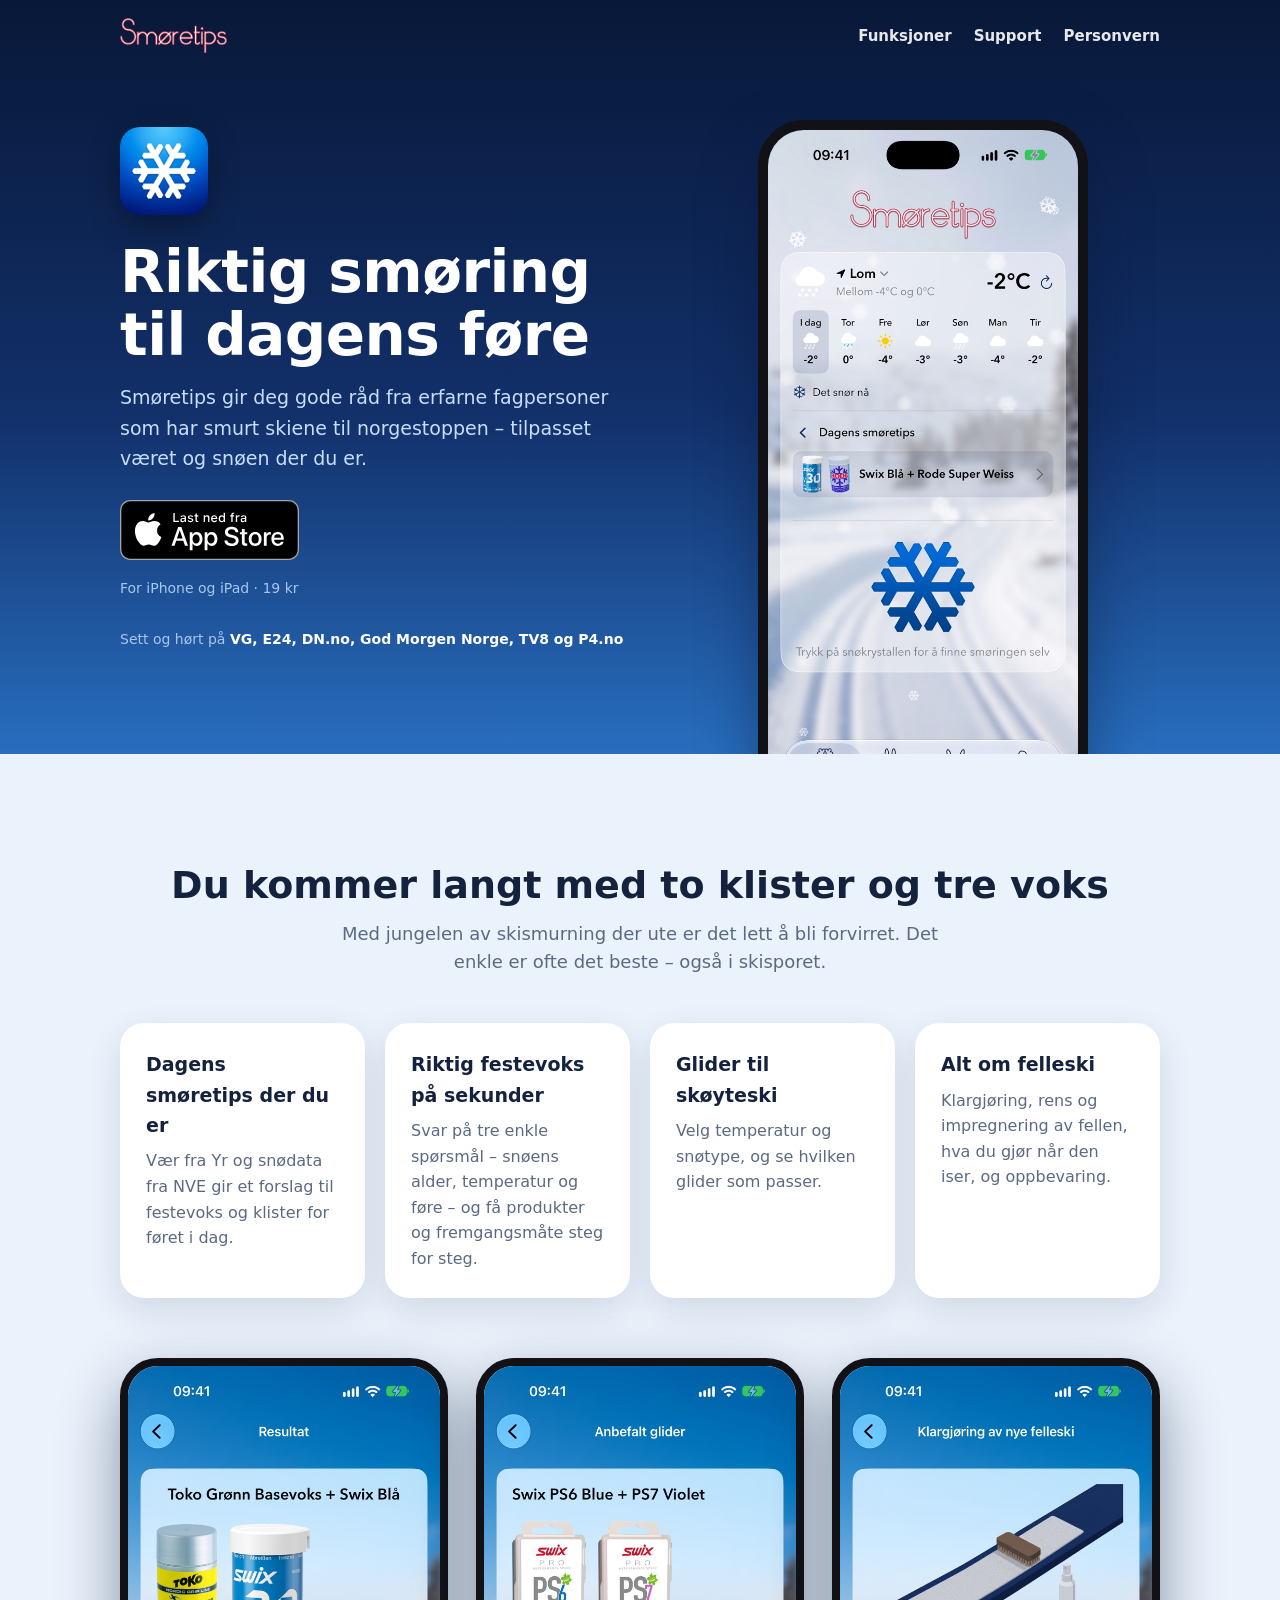
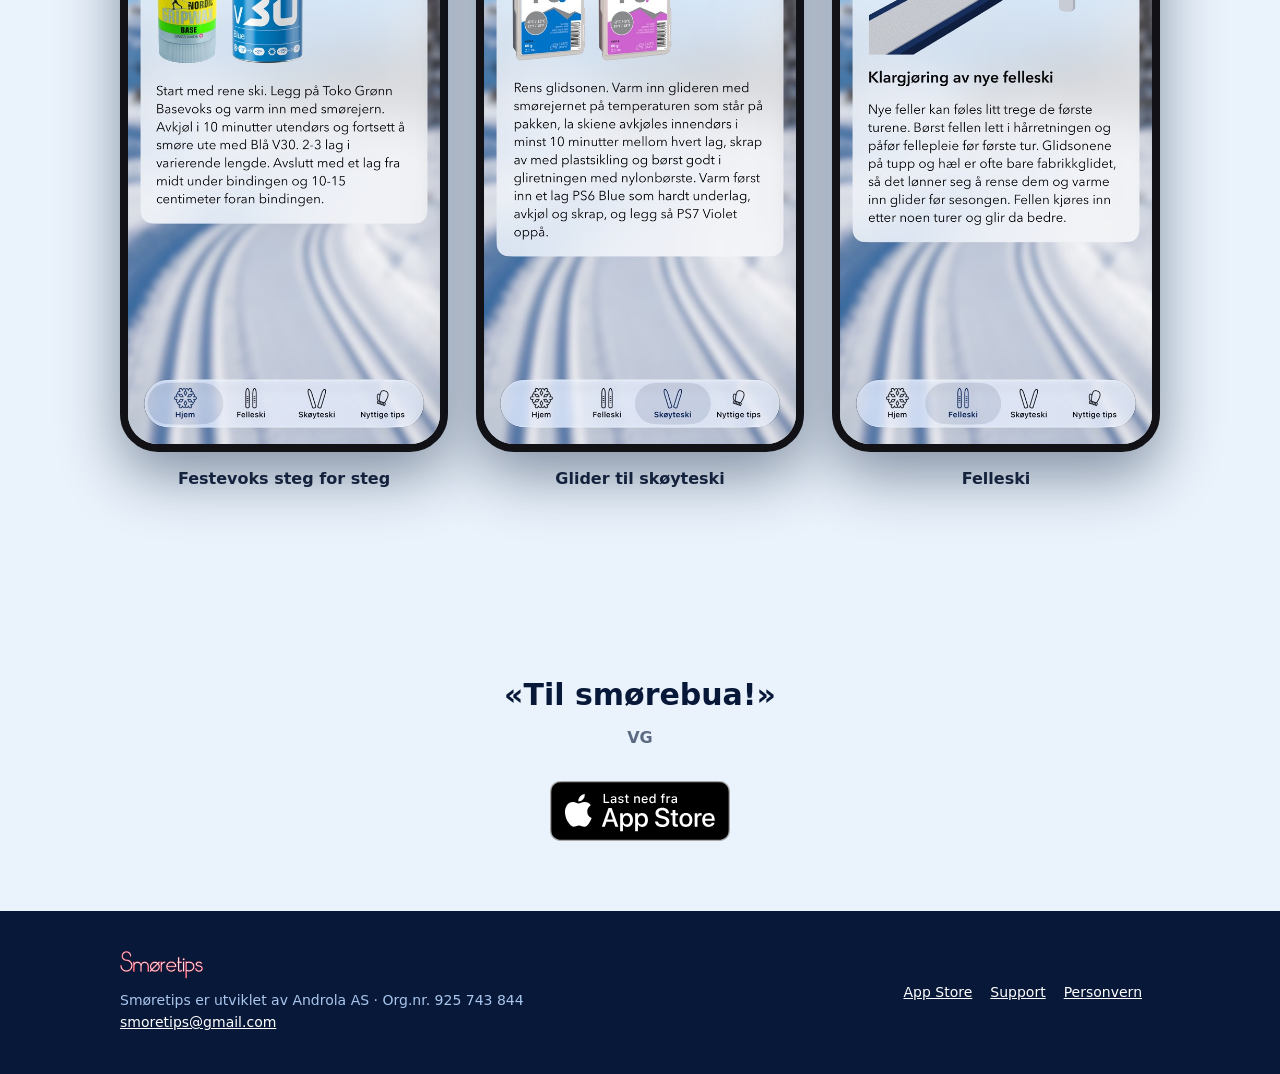
<file: index.html>
<!doctype html>
<html lang="nb">
<head>
  <meta charset="utf-8">
  <meta name="viewport" content="width=device-width, initial-scale=1">
  <title>Smøretips – riktig smøring til dagens føre</title>
  <meta name="description" content="Smøretips gir deg riktig festevoks, klister og glider til dagens føre, basert på vær fra Yr og snødata fra NVE der du er. For iPhone og iPad.">
  <meta name="theme-color" content="#081838">
  <meta property="og:title" content="Smøretips – riktig smøring til dagens føre">
  <meta property="og:description" content="Dagens smøretips der du er. Svar på tre spørsmål og få riktig festevoks på sekunder.">
  <meta property="og:image" content="https://smoretips.no/assets/img/icon.png">
  <meta property="og:url" content="https://smoretips.no/">
  <meta name="apple-itunes-app" content="app-id=6821445425">
  <link rel="icon" type="image/png" href="assets/img/favicon.png">
  <link rel="apple-touch-icon" href="assets/img/apple-touch-icon.png">
  <link rel="stylesheet" href="assets/style.css">
</head>
<body>
  <header class="top">
    <div class="wrap">
      <a class="logo" href="/" aria-label="Smøretips"><img src="assets/img/logo.png" alt="Smøretips"></a>
      <nav><a href="#funksjoner">Funksjoner</a><a href="support.html">Support</a><a href="personvern.html">Personvern</a></nav>
    </div>
  </header>

  <main>
    <section class="hero">
      <div class="wrap">
        <div class="text">
          <img class="icon" src="assets/img/icon.png" alt="">
          <h1>Riktig smøring til dagens føre</h1>
          <p class="lead">Smøretips gir deg gode råd fra erfarne fagpersoner som har smurt skiene til norgestoppen – tilpasset været og snøen der du er.</p>
          <a class="store" href="https://apps.apple.com/no/app/sm%C3%B8retips/id6821445425"><img src="assets/img/app-store-badge.svg" alt="Last ned fra App Store" width="180" height="60"></a>
          <p class="devices">For iPhone og iPad · 19 kr</p>
          <p class="press">Sett og hørt på <strong>VG, E24, DN.no, God Morgen Norge, TV8 og P4.no</strong></p>
        </div>
        <img class="phone" src="assets/img/shot-home.jpg" alt="Smøretips viser dagens smøretips med vær og snøforhold">
      </div>
    </section>

    <section id="funksjoner">
      <div class="wrap">
        <h2>Du kommer langt med to klister og tre voks</h2>
        <p class="intro">Med jungelen av skismurning der ute er det lett å bli forvirret. Det enkle er ofte det beste – også i skisporet.</p>
        <div class="features">
          <div class="feature"><h3>Dagens smøretips der du er</h3><p>Vær fra Yr og snødata fra NVE gir et forslag til festevoks og klister for føret i dag.</p></div>
          <div class="feature"><h3>Riktig festevoks på sekunder</h3><p>Svar på tre enkle spørsmål – snøens alder, temperatur og føre – og få produkter og fremgangsmåte steg for steg.</p></div>
          <div class="feature"><h3>Glider til skøyteski</h3><p>Velg temperatur og snøtype, og se hvilken glider som passer.</p></div>
          <div class="feature"><h3>Alt om felleski</h3><p>Klargjøring, rens og impregnering av fellen, hva du gjør når den iser, og oppbevaring.</p></div>
        </div>

        <div class="shots">
          <figure><img class="phone" src="assets/img/shot-wax.jpg" alt="Anbefalt festevoks med produkter og fremgangsmåte" loading="lazy"><figcaption>Festevoks steg for steg</figcaption></figure>
          <figure><img class="phone" src="assets/img/shot-skate.jpg" alt="Anbefalt glider til skøyteski" loading="lazy"><figcaption>Glider til skøyteski</figcaption></figure>
          <figure><img class="phone" src="assets/img/shot-felleski.jpg" alt="Tips om felleski" loading="lazy"><figcaption>Felleski</figcaption></figure>
        </div>
      </div>
    </section>

    <section>
      <div class="wrap">
        <p class="quote">«Til smørebua!»<span>VG</span></p>
        <div class="cta"><a class="store" href="https://apps.apple.com/no/app/sm%C3%B8retips/id6821445425"><img src="assets/img/app-store-badge.svg" alt="Last ned fra App Store" width="180" height="60"></a></div>
      </div>
    </section>
  </main>

  <footer>
    <div class="wrap">
      <div>
        <img src="assets/img/logo.png" alt="Smøretips">
        <div>Smøretips er utviklet av Androla AS · Org.nr. 925 743 844</div>
        <div><a href="mailto:smoretips@gmail.com">smoretips@gmail.com</a></div>
      </div>
      <div><a href="https://apps.apple.com/no/app/sm%C3%B8retips/id6821445425">App Store</a><a href="support.html">Support</a><a href="personvern.html">Personvern</a></div>
    </div>
  </footer>
</body>
</html>
</file>
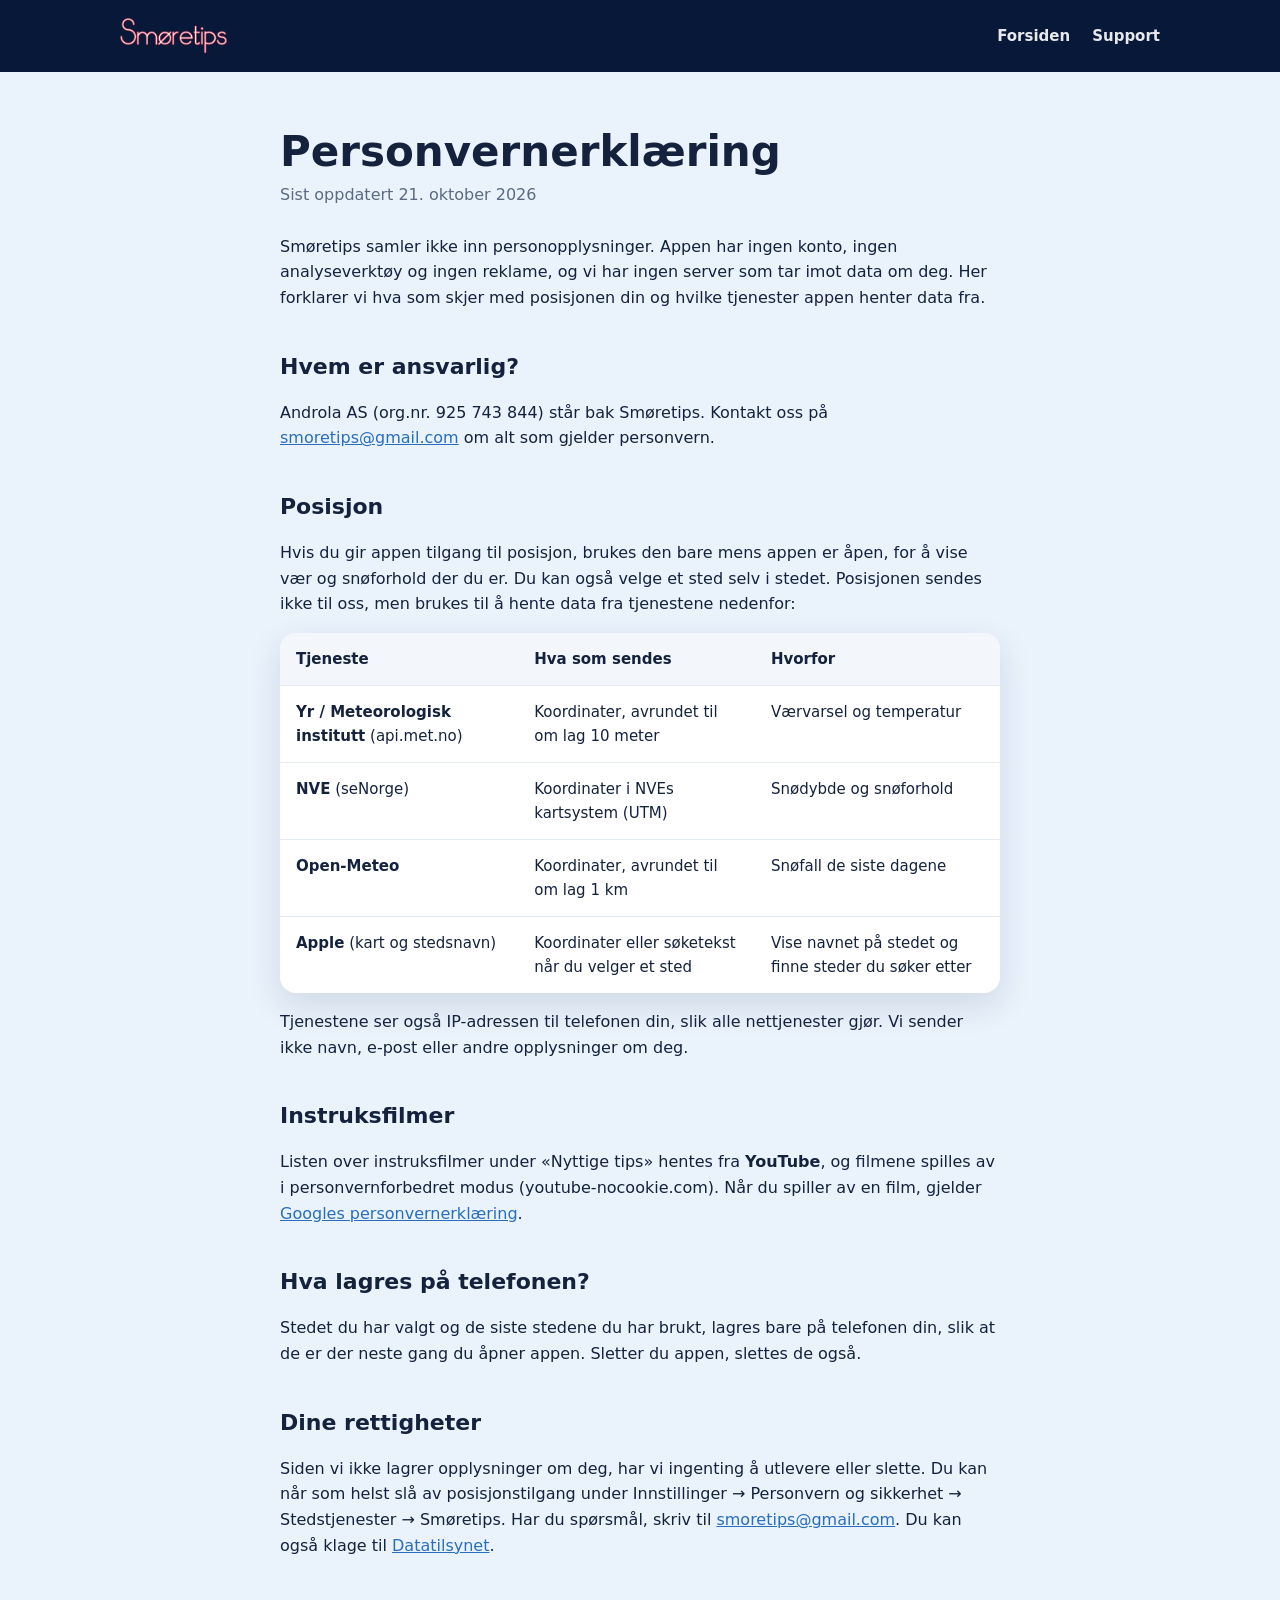
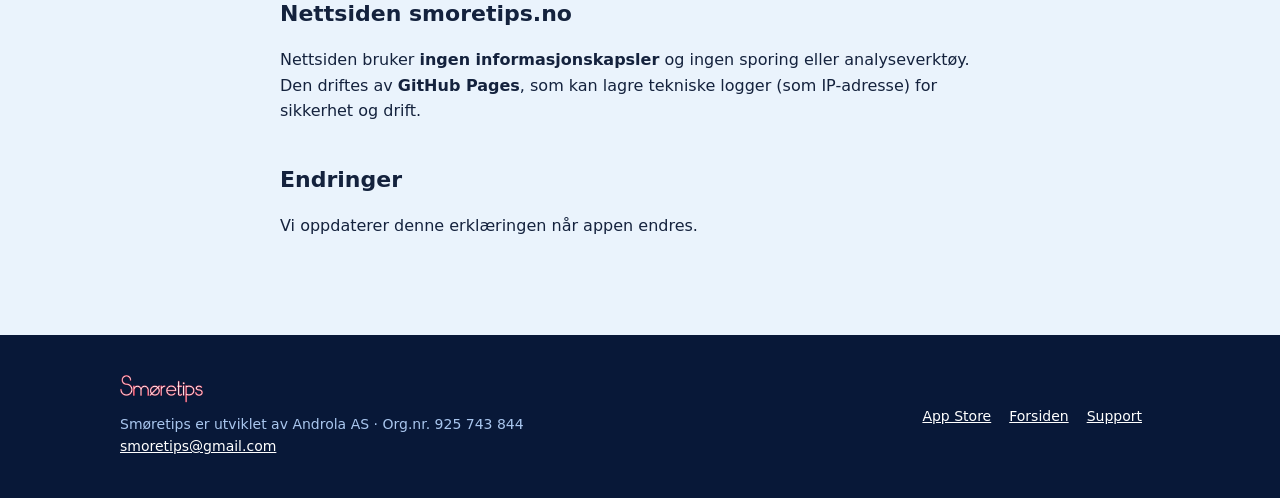
<file: personvern.html>
<!doctype html>
<html lang="nb">
<head>
  <meta charset="utf-8">
  <meta name="viewport" content="width=device-width, initial-scale=1">
  <title>Personvern – Smøretips</title>
  <meta name="description" content="Personvernerklæring for Smøretips-appen og smoretips.no.">
  <meta name="theme-color" content="#081838">
  <link rel="icon" type="image/png" href="assets/img/favicon.png">
  <link rel="apple-touch-icon" href="assets/img/apple-touch-icon.png">
  <link rel="stylesheet" href="assets/style.css">
</head>
<body>
  <header class="top solid">
    <div class="wrap">
      <a class="logo" href="/" aria-label="Smøretips"><img src="assets/img/logo.png" alt="Smøretips"></a>
      <nav><a href="/">Forsiden</a><a href="support.html">Support</a></nav>
    </div>
  </header>

  <main class="doc">
    <h1>Personvernerklæring</h1>
    <p class="meta">Sist oppdatert 21. oktober 2026</p>

    <p>Smøretips samler ikke inn personopplysninger. Appen har ingen konto, ingen analyseverktøy og ingen reklame, og vi har ingen server som tar imot data om deg. Her forklarer vi hva som skjer med posisjonen din og hvilke tjenester appen henter data fra.</p>

    <h2>Hvem er ansvarlig?</h2>
    <p>Androla AS (org.nr. 925 743 844) står bak Smøretips. Kontakt oss på <a href="mailto:smoretips@gmail.com">smoretips@gmail.com</a> om alt som gjelder personvern.</p>

    <h2>Posisjon</h2>
    <p>Hvis du gir appen tilgang til posisjon, brukes den bare mens appen er åpen, for å vise vær og snøforhold der du er. Du kan også velge et sted selv i stedet. Posisjonen sendes ikke til oss, men brukes til å hente data fra tjenestene nedenfor:</p>
    <table>
      <tr><th>Tjeneste</th><th>Hva som sendes</th><th>Hvorfor</th></tr>
      <tr><td><strong>Yr / Meteorologisk institutt</strong> (api.met.no)</td><td>Koordinater, avrundet til om lag 10 meter</td><td>Værvarsel og temperatur</td></tr>
      <tr><td><strong>NVE</strong> (seNorge)</td><td>Koordinater i NVEs kartsystem (UTM)</td><td>Snødybde og snøforhold</td></tr>
      <tr><td><strong>Open-Meteo</strong></td><td>Koordinater, avrundet til om lag 1 km</td><td>Snøfall de siste dagene</td></tr>
      <tr><td><strong>Apple</strong> (kart og stedsnavn)</td><td>Koordinater eller søketekst når du velger et sted</td><td>Vise navnet på stedet og finne steder du søker etter</td></tr>
    </table>
    <p>Tjenestene ser også IP-adressen til telefonen din, slik alle nettjenester gjør. Vi sender ikke navn, e-post eller andre opplysninger om deg.</p>

    <h2>Instruksfilmer</h2>
    <p>Listen over instruksfilmer under «Nyttige tips» hentes fra <strong>YouTube</strong>, og filmene spilles av i personvernforbedret modus (youtube-nocookie.com). Når du spiller av en film, gjelder <a href="https://policies.google.com/privacy">Googles personvernerklæring</a>.</p>

    <h2>Hva lagres på telefonen?</h2>
    <p>Stedet du har valgt og de siste stedene du har brukt, lagres bare på telefonen din, slik at de er der neste gang du åpner appen. Sletter du appen, slettes de også.</p>

    <h2>Dine rettigheter</h2>
    <p>Siden vi ikke lagrer opplysninger om deg, har vi ingenting å utlevere eller slette. Du kan når som helst slå av posisjonstilgang under Innstillinger → Personvern og sikkerhet → Stedstjenester → Smøretips. Har du spørsmål, skriv til <a href="mailto:smoretips@gmail.com">smoretips@gmail.com</a>. Du kan også klage til <a href="https://www.datatilsynet.no">Datatilsynet</a>.</p>

    <h2>Nettsiden smoretips.no</h2>
    <p>Nettsiden bruker <strong>ingen informasjonskapsler</strong> og ingen sporing eller analyseverktøy. Den driftes av <strong>GitHub Pages</strong>, som kan lagre tekniske logger (som IP-adresse) for sikkerhet og drift.</p>

    <h2>Endringer</h2>
    <p>Vi oppdaterer denne erklæringen når appen endres.</p>
  </main>

  <footer>
    <div class="wrap">
      <div>
        <img src="assets/img/logo.png" alt="Smøretips">
        <div>Smøretips er utviklet av Androla AS · Org.nr. 925 743 844</div>
        <div><a href="mailto:smoretips@gmail.com">smoretips@gmail.com</a></div>
      </div>
      <div><a href="https://apps.apple.com/no/app/sm%C3%B8retips/id6821445425">App Store</a><a href="/">Forsiden</a><a href="support.html">Support</a></div>
    </div>
  </footer>
</body>
</html>
</file>
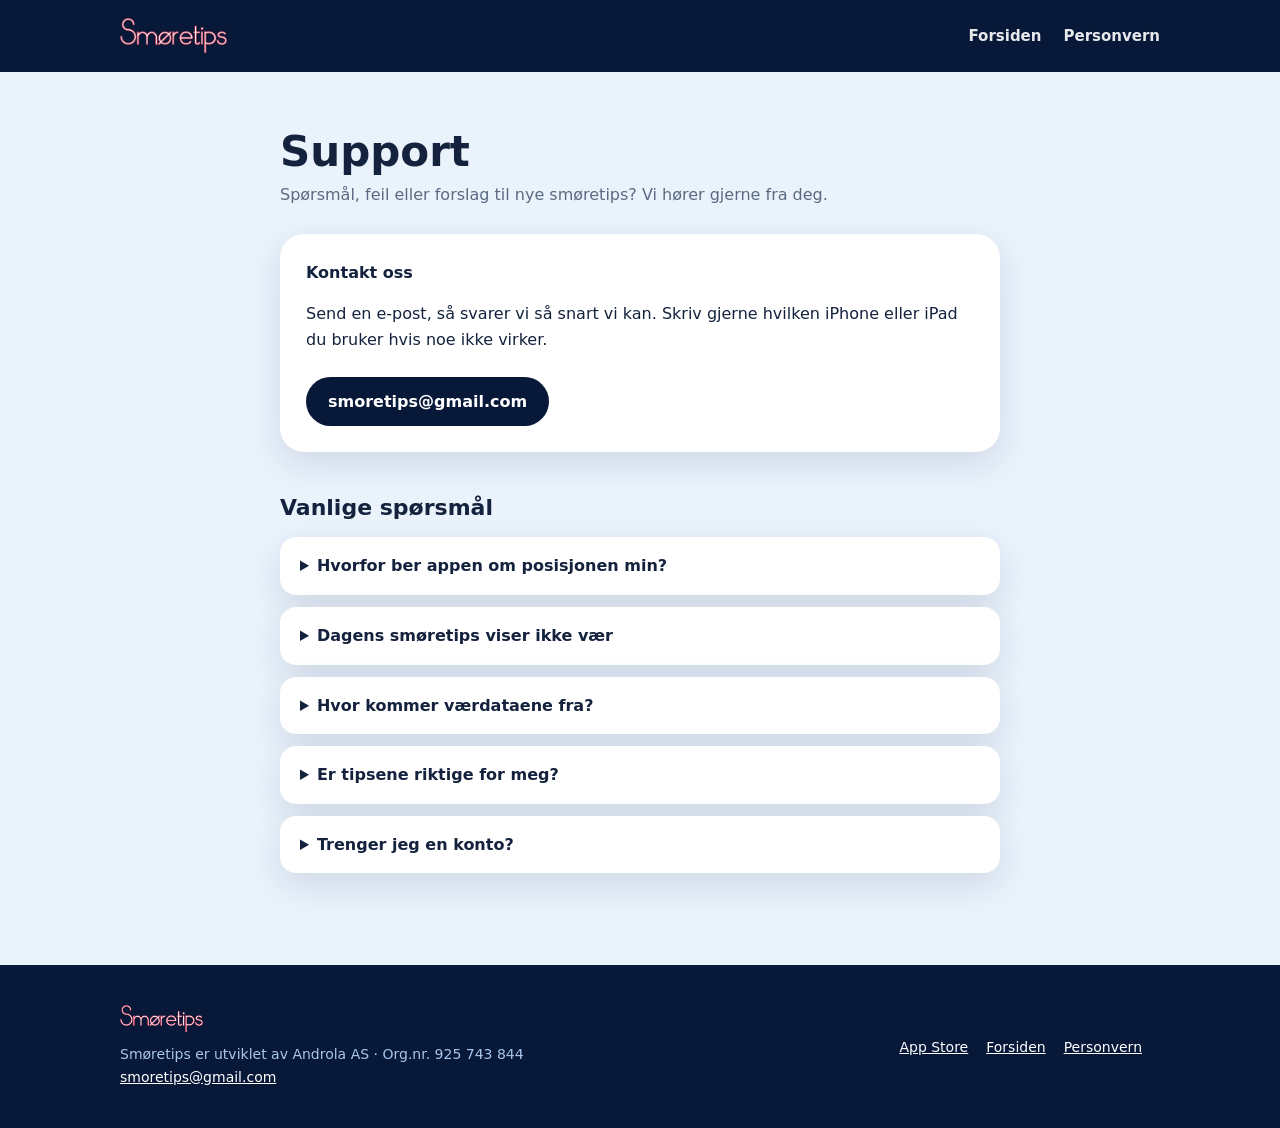
<file: support.html>
<!doctype html>
<html lang="nb">
<head>
  <meta charset="utf-8">
  <meta name="viewport" content="width=device-width, initial-scale=1">
  <title>Support – Smøretips</title>
  <meta name="description" content="Hjelp og kontakt for Smøretips-appen.">
  <meta name="theme-color" content="#081838">
  <link rel="icon" type="image/png" href="assets/img/favicon.png">
  <link rel="apple-touch-icon" href="assets/img/apple-touch-icon.png">
  <link rel="stylesheet" href="assets/style.css">
</head>
<body>
  <header class="top solid">
    <div class="wrap">
      <a class="logo" href="/" aria-label="Smøretips"><img src="assets/img/logo.png" alt="Smøretips"></a>
      <nav><a href="/">Forsiden</a><a href="personvern.html">Personvern</a></nav>
    </div>
  </header>

  <main class="doc">
    <h1>Support</h1>
    <p class="meta">Spørsmål, feil eller forslag til nye smøretips? Vi hører gjerne fra deg.</p>

    <div class="contact">
      <strong>Kontakt oss</strong>
      <p>Send en e-post, så svarer vi så snart vi kan. Skriv gjerne hvilken iPhone eller iPad du bruker hvis noe ikke virker.</p>
      <a class="badge" href="mailto:smoretips@gmail.com?subject=Smøretips">smoretips@gmail.com</a>
    </div>

    <h2>Vanlige spørsmål</h2>
    <details>
      <summary>Hvorfor ber appen om posisjonen min?</summary>
      <p>For å vise vær og snøforhold der du er, og foreslå smøring som passer. Du kan også velge et sted selv i stedet for å dele posisjon. Posisjonen lagres ikke hos oss – se <a href="personvern.html">personvernerklæringen</a>.</p>
    </details>
    <details>
      <summary>Dagens smøretips viser ikke vær</summary>
      <p>Sjekk at appen har tilgang til posisjon under Innstillinger → Personvern og sikkerhet → Stedstjenester → Smøretips, og at du er koblet til internett. Du kan også velge et sted manuelt.</p>
    </details>
    <details>
      <summary>Hvor kommer værdataene fra?</summary>
      <p>Værvarselet kommer fra Yr (Meteorologisk institutt), snødata fra NVE (seNorge), og snøfall de siste dagene fra Open-Meteo.</p>
    </details>
    <details>
      <summary>Er tipsene riktige for meg?</summary>
      <p>Tipsene er laget av erfarne smørere og passer for de fleste turløpere. Føret kan variere mye fra spor til spor, så prøv deg frem og juster med et tynnere eller tykkere lag.</p>
    </details>
    <details>
      <summary>Trenger jeg en konto?</summary>
      <p>Nei. Appen har ingen innlogging, ingen kjøp i appen og ingen reklame.</p>
    </details>
  </main>

  <footer>
    <div class="wrap">
      <div>
        <img src="assets/img/logo.png" alt="Smøretips">
        <div>Smøretips er utviklet av Androla AS · Org.nr. 925 743 844</div>
        <div><a href="mailto:smoretips@gmail.com">smoretips@gmail.com</a></div>
      </div>
      <div><a href="https://apps.apple.com/no/app/sm%C3%B8retips/id6821445425">App Store</a><a href="/">Forsiden</a><a href="personvern.html">Personvern</a></div>
    </div>
  </footer>
</body>
</html>
</file>
<file: assets/style.css>
:root {
  --navy: #081838;
  --navy-2: #12306A;
  --sky: #286EBE;
  --ice: #EAF3FC;
  --card: #FFFFFF;
  --ink: #14223D;
  --muted: #5B6A82;
  --rose: #E23B5C;
  --radius: 24px;
  --shadow: 0 12px 34px rgba(8, 24, 56, 0.12);
  --font: "Avenir Next", "Nunito Sans", "Segoe UI", system-ui, -apple-system, sans-serif;
}

* { box-sizing: border-box; }
html { scroll-behavior: smooth; }
body {
  margin: 0;
  font-family: var(--font);
  color: var(--ink);
  background: var(--ice);
  line-height: 1.6;
  -webkit-font-smoothing: antialiased;
}
img { max-width: 100%; display: block; }
a { color: var(--sky); }
.wrap { max-width: 1080px; margin: 0 auto; padding: 0 20px; }

/* Header */
.top { position: absolute; inset: 0 0 auto; z-index: 10; }
.top.solid { position: static; background: var(--navy); }
.top .wrap { display: flex; align-items: center; justify-content: space-between; height: 72px; }
.top .logo img { height: 36px; }
.top nav a { margin-left: 22px; text-decoration: none; color: #fff; font-weight: 600; font-size: 15px; opacity: .9; }
.top nav a:hover { opacity: 1; text-decoration: underline; }
@media (max-width: 560px) { .top nav a { margin-left: 14px; font-size: 14px; } .top .logo img { height: 30px; } }
@media (max-width: 420px) { .top nav a[href="#funksjoner"] { display: none; } }

/* Hero */
.hero {
  color: #fff;
  background: linear-gradient(180deg, var(--navy) 0%, var(--navy-2) 55%, var(--sky) 100%);
  padding: 120px 0 0;
  overflow: hidden;
}
.hero .wrap { display: grid; grid-template-columns: 1.05fr .95fr; gap: 40px; align-items: end; }
.hero .text { padding-bottom: 90px; }
.hero .icon { width: 88px; height: 88px; border-radius: 20px; box-shadow: 0 10px 30px rgba(0,0,0,.35); }
.hero h1 { font-size: clamp(36px, 5.6vw, 58px); line-height: 1.08; margin: 26px 0 16px; letter-spacing: -0.01em; }
.hero p.lead { font-size: 19px; color: #C8DEFF; max-width: 500px; margin: 0 0 26px; }
.badge { display: inline-block; padding: 12px 22px; border-radius: 999px; background: #fff; color: var(--navy); font-weight: 700; text-decoration: none; }
.press { margin-top: 28px; font-size: 14px; color: #A9C6EE; }
.press strong { color: #fff; }
.hero .phone { justify-self: center; width: min(330px, 74vw); margin-bottom: -60px; }
@media (max-width: 820px) {
  .hero { padding-top: 100px; }
  .hero .wrap { grid-template-columns: 1fr; text-align: center; }
  .hero .text { padding-bottom: 20px; }
  .hero .icon { margin: 0 auto; }
  .hero p.lead { margin-left: auto; margin-right: auto; }
}

.phone {
  border-radius: 46px;
  border: 10px solid #121216;
  background: #121216;
  box-shadow: 0 24px 60px rgba(8, 24, 56, .45);
  overflow: hidden;
}

/* Sections */
section { padding: 110px 0 70px; }
section h2 { font-size: clamp(28px, 4vw, 38px); line-height: 1.15; margin: 0 0 12px; text-align: center; }
section .intro { text-align: center; color: var(--muted); max-width: 620px; margin: 0 auto 46px; font-size: 18px; }

.features { display: grid; grid-template-columns: repeat(auto-fit, minmax(230px, 1fr)); gap: 20px; }
.feature { background: var(--card); border-radius: var(--radius); padding: 26px; box-shadow: var(--shadow); }
.feature h3 { margin: 0 0 8px; font-size: 19px; }
.feature p { margin: 0; color: var(--muted); }

.shots { display: grid; grid-template-columns: repeat(3, 1fr); gap: 28px; margin-top: 60px; }
.shots .phone { border-width: 8px; border-radius: 38px; }
.shots figcaption { text-align: center; margin-top: 14px; font-weight: 600; }
@media (max-width: 720px) {
  .shots { grid-template-columns: none; grid-auto-flow: column; grid-auto-columns: 70%; overflow-x: auto; scroll-snap-type: x mandatory; padding-bottom: 10px; }
  .shots figure { scroll-snap-align: center; }
}
figure { margin: 0; }

.quote { text-align: center; font-size: clamp(22px, 3vw, 30px); font-weight: 700; color: var(--navy); margin: 0; }
.quote span { display: block; font-size: 16px; font-weight: 600; color: var(--muted); margin-top: 6px; }

/* Documents */
.doc { max-width: 760px; margin: 0 auto; padding: 56px 20px 80px; }
.doc h1 { font-size: clamp(30px, 4.5vw, 42px); line-height: 1.15; margin: 0 0 6px; }
.doc h2 { font-size: 22px; margin: 38px 0 8px; text-align: left; }
.doc .meta { color: var(--muted); margin: 0 0 26px; }
.doc table { width: 100%; border-collapse: collapse; margin: 14px 0; background: var(--card); border-radius: 16px; overflow: hidden; box-shadow: var(--shadow); font-size: 15px; }
.doc th, .doc td { text-align: left; vertical-align: top; padding: 14px 16px; border-bottom: 1px solid #E3EAF3; }
.doc th { background: #F3F7FC; }
.doc tr:last-child td { border-bottom: 0; }
@media (max-width: 620px) {
  .doc table, .doc tbody, .doc tr, .doc td { display: block; width: 100%; }
  .doc tr:first-child { display: none; }
  .doc tr { border-bottom: 1px solid #E3EAF3; padding: 6px 0; }
  .doc td { border: 0; padding: 6px 16px; }
}
.contact { background: var(--card); border-radius: var(--radius); padding: 26px; box-shadow: var(--shadow); margin: 20px 0 10px; }
.contact a.badge { background: var(--navy); color: #fff; margin-top: 8px; }
details { background: var(--card); border-radius: 16px; padding: 16px 20px; margin: 12px 0; box-shadow: var(--shadow); }
summary { font-weight: 700; cursor: pointer; }
details p { margin: 10px 0 0; color: var(--muted); }

/* Footer */
footer { background: var(--navy); color: #A9C6EE; padding: 40px 0; font-size: 14px; }
footer .wrap { display: flex; flex-wrap: wrap; gap: 24px; justify-content: space-between; align-items: center; }
footer img { height: 28px; margin-bottom: 10px; }
footer a { color: #fff; margin-right: 18px; }

/* App Store badge */
.store { display: inline-block; }
.store img { height: 60px; width: auto; }
.hero .devices { margin: 10px 0 0; font-size: 14px; color: #A9C6EE; }
.cta { display: flex; justify-content: center; margin-top: 30px; }
</file>
